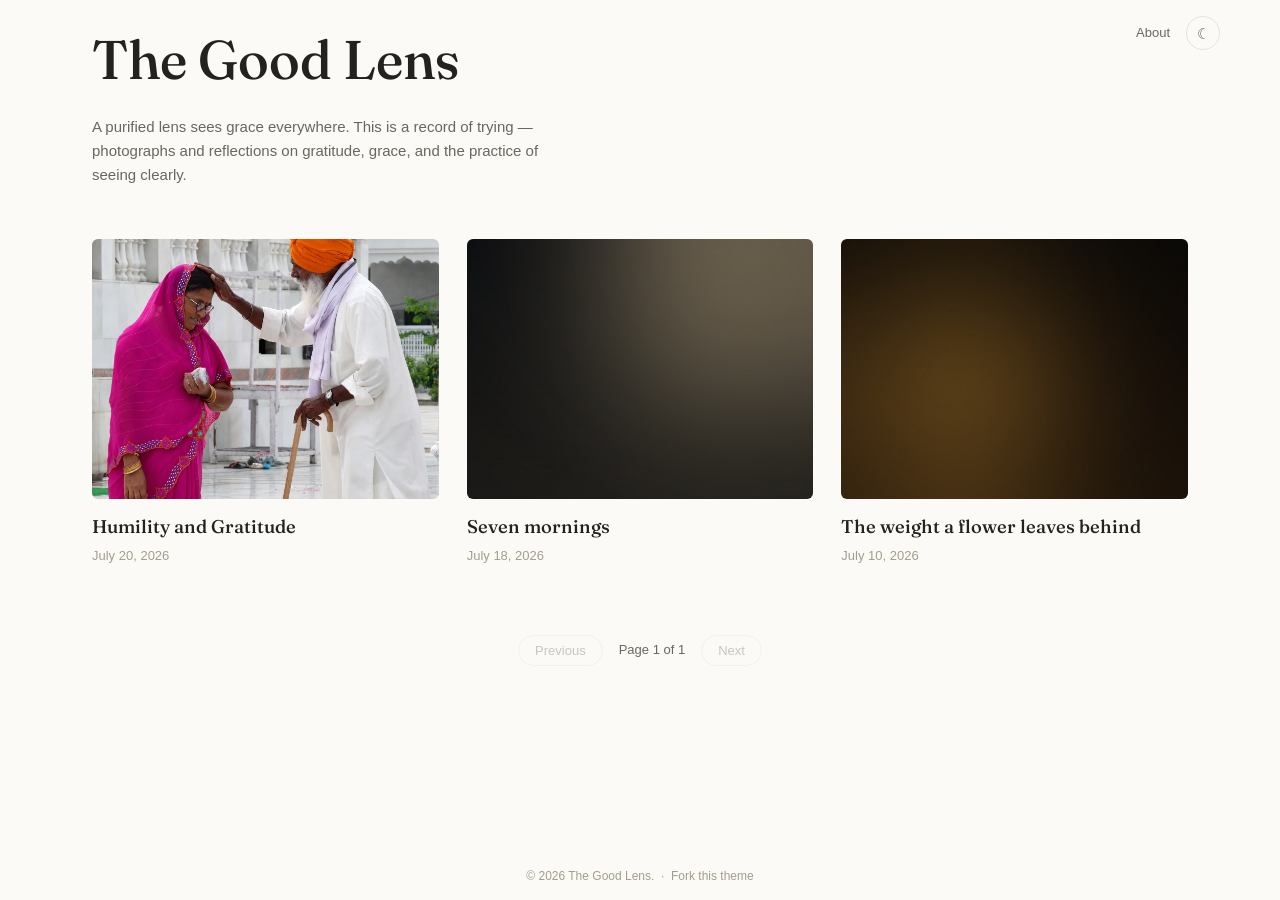
<file: index.html>
<!DOCTYPE html>
<html lang="en">
<head>
  <meta charset="UTF-8">
  <meta name="viewport" content="width=device-width, initial-scale=1.0">
  <title>The Good Lens</title>
  <meta name="description" content="Photographs and reflections on gratitude, grace, and seeing clearly.">

  <link rel="preconnect" href="https://fonts.googleapis.com">
  <link rel="preconnect" href="https://fonts.gstatic.com" crossorigin>
  <link href="https://fonts.googleapis.com/css2?family=Fraunces:ital,opsz,wght@0,9..144,400..600;1,9..144,400..500&family=Lora:ital,wght@0,400;0,500;1,400&display=swap" rel="stylesheet">

  <link rel="icon" type="image/svg+xml" href="assets/favicon.svg">
  <link rel="stylesheet" href="assets/css/main.css">
</head>
<body class="is-home">

  <!-- ===== Topbar (fixed) ===== -->
  <div class="topbar">
    <div class="topbar__inner">
      <a class="topbar__mark" href="index.html">The Good Lens</a>
      <div class="topbar__right">
        <a href="about.html">About</a>
        <button class="theme-toggle" id="theme-toggle" aria-label="Switch to dark mode"></button>
      </div>
    </div>
  </div>

  <!-- ===== Masthead ===== -->
  <div class="home-masthead">
    <h1>The Good Lens</h1>
    <!-- EDIT ME: suggested starting line, written from what you told me the
         name means to you — change it to whatever feels like your own words. -->
    <p>A purified lens sees grace everywhere. This is a record of trying — photographs and reflections on gratitude, grace, and the practice of seeing clearly.</p>
  </div>

  <!-- ===== Entry grid =====
       Populated automatically from assets/js/entries-data.js — add a new
       entry there (not here) and it'll appear on its own, newest first. -->
  <main class="entry-grid" id="entry-grid"></main>

  <!-- ===== Pagination ===== -->
  <div class="pagination">
    <button id="page-prev">Previous</button>
    <span id="page-label">Page 1 of 1</span>
    <button id="page-next">Next</button>
  </div>

  <!-- ===== Footer ===== -->
  <footer class="site">
    &copy; <span id="year"></span> The Good Lens. &nbsp;·&nbsp;
    <a href="https://github.com/thegoodlens/thegoodlens.github.io" target="_blank" rel="noopener">Fork this theme</a>
  </footer>

  <script>document.getElementById('year').textContent = new Date().getFullYear();</script>
  <script src="assets/js/entries-data.js"></script>
  <script src="assets/js/main.js"></script>
</body>
</html>
</file>
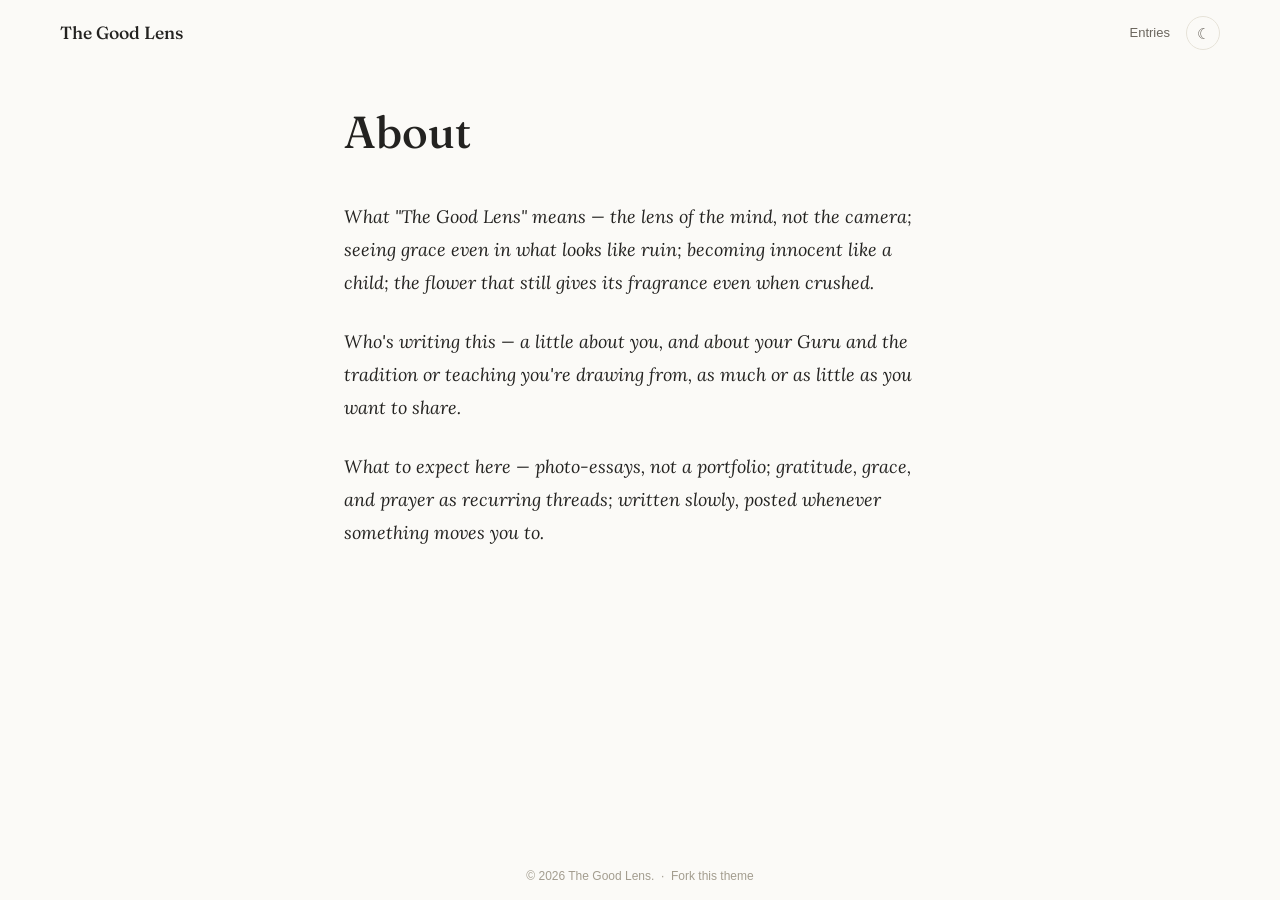
<file: about.html>
<!DOCTYPE html>
<html lang="en">
<head>
  <meta charset="UTF-8">
  <meta name="viewport" content="width=device-width, initial-scale=1.0">
  <title>About — The Good Lens</title>

  <link rel="preconnect" href="https://fonts.googleapis.com">
  <link rel="preconnect" href="https://fonts.gstatic.com" crossorigin>
  <link href="https://fonts.googleapis.com/css2?family=Fraunces:ital,opsz,wght@0,9..144,400..600;1,9..144,400..500&family=Lora:ital,wght@0,400;0,500;1,400&display=swap" rel="stylesheet">

  <link rel="icon" type="image/svg+xml" href="assets/favicon.svg">
  <link rel="stylesheet" href="assets/css/main.css">
</head>
<body>

  <div class="topbar">
    <div class="topbar__inner">
      <a class="topbar__mark" href="index.html">The Good Lens</a>
      <div class="topbar__right">
        <a href="index.html">Entries</a>
        <button class="theme-toggle" id="theme-toggle" aria-label="Switch to dark mode"></button>
      </div>
    </div>
  </div>

  <div class="page-masthead">
    <h1>About</h1>
  </div>

  <article class="about-body">
    <!-- EDIT: everything below is a placeholder structure — write it in your
         own words whenever you're ready. Delete any section you don't want. -->

    <p><em>What "The Good Lens" means — the lens of the mind, not the camera; seeing grace even in what looks like ruin; becoming innocent like a child; the flower that still gives its fragrance even when crushed.</em></p>

    <p><em>Who's writing this — a little about you, and about your Guru and the tradition or teaching you're drawing from, as much or as little as you want to share.</em></p>

    <p><em>What to expect here — photo-essays, not a portfolio; gratitude, grace, and prayer as recurring threads; written slowly, posted whenever something moves you to.</em></p>

  </article>

  <footer class="site">
    &copy; <span id="year"></span> The Good Lens. &nbsp;·&nbsp;
    <a href="https://github.com/thegoodlens/thegoodlens.github.io" target="_blank" rel="noopener">Fork this theme</a>
  </footer>

  <script>document.getElementById('year').textContent = new Date().getFullYear();</script>
  <script src="assets/js/main.js"></script>
</body>
</html>
</file>
<file: assets/css/main.css>
/* ================================
   The Good Lens
   ================================ */

:root {
  --paper: #fbfaf7;
  --ink: #232220;
  --ink-soft: #6b665e;
  --ink-faint: #a39d8f;
  --line: #e6e2d8;
  --accent: #b3811f;
  --accent-soft: #f3e8d2;

  --serif-display: "Fraunces", Georgia, serif;
  --serif-body: "Lora", Georgia, serif;
  --sans: -apple-system, BlinkMacSystemFont, "Segoe UI", sans-serif;
}

[data-theme="dark"] {
  --paper: #18170f;
  --ink: #ece7d9;
  --ink-soft: #a39d8c;
  --ink-faint: #6e6a5c;
  --line: #35322690;
  --accent: #dcae5a;
  --accent-soft: #362c17;
}

* { box-sizing: border-box; }

body {
  margin: 0;
  background: var(--paper);
  color: var(--ink);
  font-family: var(--serif-body);
  line-height: 1.6;
  -webkit-font-smoothing: antialiased;
  transition: background 0.25s ease, color 0.25s ease;
}

img { max-width: 100%; display: block; }
a { color: inherit; text-decoration: none; }
a.underline { border-bottom: 1px solid var(--ink-faint); }
a.underline:hover { color: var(--accent); border-color: var(--accent); }

.wrap {
  max-width: 700px;
  margin: 0 auto;
  padding: 0 24px;
}

/* ---------- Shared page chrome ---------- */

body { padding-bottom: 52px; }

/* Icon-only sun/moon theme toggle, used on every page */

.theme-toggle {
  background: none;
  border: 1px solid var(--line);
  border-radius: 50%;
  width: 34px;
  height: 34px;
  display: inline-flex;
  align-items: center;
  justify-content: center;
  font-size: 15px;
  line-height: 1;
  cursor: pointer;
  color: var(--ink-soft);
}

.theme-toggle:hover { border-color: var(--accent); color: var(--accent); }

/* ---------- Topbar — fixed/static, shared by every page ---------- */

.topbar {
  position: fixed;
  top: 0; left: 0; right: 0;
  z-index: 20;
  background: transparent;
  display: flex;
  align-items: center;
  justify-content: space-between;
  padding: 16px 32px;
  transition: background 0.3s ease;
}

.topbar.is-scrolled {
  background: var(--paper);
}

.topbar__inner {
  display: flex;
  align-items: center;
  justify-content: space-between;
  max-width: 1160px;
  margin: 0 auto;
  width: 100%;
}

.topbar__mark {
  font-family: var(--serif-display);
  font-weight: 500;
  font-size: 1.1rem;
  transition: opacity 0.3s ease, transform 0.3s ease, color 0.3s ease;
}

body.is-home .topbar__mark {
  opacity: 0;
  transform: translateY(-6px);
  pointer-events: none;
}

body.is-home .topbar.is-scrolled .topbar__mark {
  opacity: 1;
  transform: none;
  pointer-events: auto;
}

.topbar__mark:hover { color: var(--accent); }

.topbar__right {
  display: flex;
  align-items: center;
  gap: 16px;
  font-family: var(--sans);
  font-size: 13px;
}

.topbar__right > a { color: var(--ink-soft); transition: color 0.3s ease; }
.topbar__right > a:hover { color: var(--accent); }

/* Over a hero photo, pre-scroll: force white/translucent chrome for legibility.
   Once scrolled past the hero, revert to normal theme colors. */

body.has-hero .topbar:not(.is-scrolled) .topbar__right > a {
  color: rgba(255,255,255,0.88);
}
body.has-hero .topbar:not(.is-scrolled) .theme-toggle {
  color: #fff;
  border-color: rgba(255,255,255,0.4);
}

body.has-hero .topbar:not(.is-scrolled) .topbar__mark {
  color: #fff;
}

/* ---------- Homepage masthead ---------- */

.home-masthead {
  max-width: 1160px;
  margin: 0 auto;
  padding: 16px 32px 52px;
}

.home-masthead h1 {
  font-family: var(--serif-display);
  font-weight: 500;
  font-size: clamp(2.4rem, 6vw, 3.4rem);
  margin: 0 0 12px;
}

.home-masthead p {
  font-family: var(--sans);
  font-size: 15px;
  color: var(--ink-soft);
  max-width: 480px;
  line-height: 1.6;
  margin: 0;
}

/* ---------- Entry grid (image-forward cards) ---------- */

.entry-grid {
  display: grid;
  grid-template-columns: repeat(3, 1fr);
  gap: 32px 28px;
  max-width: 1160px;
  margin: 0 auto;
  padding: 0 32px 20px;
}

.entry-card { display: block; }
.entry-card.is-hidden { display: none; }

.entry-card__thumb {
   display: block;
  overflow: hidden;
  border-radius: 6px;
  margin-bottom: 16px;
}

.entry-card__thumb img {
  width: 100%;
  aspect-ratio: 4 / 3;
  object-fit: cover;
  display: block;
  transition: transform 0.4s ease;
}

.entry-card:hover .entry-card__thumb img { transform: scale(1.03); }

.entry-card__title {
  font-family: var(--serif-display);
  font-weight: 500;
  font-size: 1.15rem;
  line-height: 1.35;
  margin: 0 0 6px;
}

.entry-card__title a:hover { color: var(--accent); }

.entry-card__date {
  font-family: var(--sans);
  font-size: 13px;
  color: var(--ink-faint);
  margin: 0;
}

/* ---------- Pagination ---------- */

.pagination {
  display: flex;
  align-items: center;
  justify-content: center;
  gap: 16px;
  padding: 48px 24px 44px;
  font-family: var(--sans);
  font-size: 13px;
  color: var(--ink-soft);
}

.pagination button {
  background: none;
  border: 1px solid var(--line);
  border-radius: 100px;
  padding: 7px 16px;
  color: var(--ink-soft);
  cursor: pointer;
  font-family: inherit;
  font-size: inherit;
}

.pagination button:hover:not(:disabled) { border-color: var(--accent); color: var(--accent); }
.pagination button:disabled { opacity: 0.35; cursor: default; }

/* ---------- Reading progress bar ---------- */

.progress-bar {
  position: fixed;
  top: 0; left: 0;
  height: 3px;
  width: 0%;
  background: var(--accent);
  z-index: 30;
  transition: width 0.1s linear;
}

/* ---------- Entry hero banner ---------- */

.entry-hero {
  position: relative;
  height: 100vh;
  height: 100dvh;
  min-height: 480px;
  overflow: hidden;
  background: #111;
}

.entry-hero__img {
  position: absolute;
  inset: 0;
  width: 100%;
  height: 100%;
  object-fit: cover;
}

.entry-hero__scrim {
  position: absolute;
  inset: 0;
  background: linear-gradient(to top, rgba(0,0,0,0.78) 0%, rgba(0,0,0,0.25) 45%, rgba(0,0,0,0) 70%);
}

.entry-hero__content {
  position: absolute;
  left: 0; right: 0; bottom: 0;
  padding: 0 32px 100px;
  max-width: 900px;
}

.entry-hero__meta {
  font-family: var(--sans);
  font-size: 13px;
  color: rgba(255,255,255,0.85);
  margin: 0 0 14px;
}

.entry-hero__title {
  font-family: var(--serif-display);
  font-weight: 500;
  color: #fff;
  font-size: clamp(2.2rem, 6vw, 3.6rem);
  line-height: 1.1;
  margin: 0 0 16px;
}

.entry-hero__desc {
  font-family: var(--sans);
  font-size: 16px;
  color: rgba(255,255,255,0.85);
  max-width: 60ch;
  line-height: 1.6;
  margin: 0;
}

/* Quiet tag row, sits between the hero and the body copy */

.entry-tags {
  max-width: 700px;
  margin: 0 auto;
  padding: 22px 24px 0;
  display: flex;
  flex-wrap: wrap;
  gap: 8px;
  font-family: var(--sans);
  font-size: 12px;
  color: var(--ink-soft);
}

.entry-tags span {
  border: 1px solid var(--line);
  border-radius: 100px;
  padding: 3px 11px;
}

.entry-body {
  max-width: 700px;
  margin: 0 auto;
  padding: 28px 24px 60px;
  font-size: 18px;
}

.entry-body p {
  margin: 0 0 1.4em;
  line-height: 1.85;
}

.entry-body .opening-note {
  font-family: var(--sans);
  font-size: 15px;
  color: var(--ink-soft);
  font-style: italic;
  margin: 0 0 2em;
}

.entry-body blockquote {
  margin: 2em 0;
  padding-left: 22px;
  border-left: 2px solid var(--accent);
  font-style: italic;
  color: var(--ink-soft);
  font-size: 1.05em;
  line-height: 1.8;
}

/* Flowing-style inline photo */

.entry-body figure.inline-photo {
  margin: 2.2em 0;
}

.entry-body figure.inline-photo img {
  width: 100%;
  border-radius: 2px;
}

.entry-body figure.inline-photo figcaption {
  font-family: var(--sans);
  font-size: 13px;
  color: var(--ink-faint);
  font-style: italic;
  margin-top: 10px;
  text-align: center;
}

/* Numbered photo-moment style */

.moment {
  margin: 2.6em 0;
}

.moment__photo img {
  width: 100%;
  border-radius: 2px;
  margin-bottom: 12px;
}

.moment__caption {
  font-size: 17px;
  line-height: 1.75;
  color: var(--ink);
  margin: 0;
}

/* ---------- About page ---------- */

.page-masthead {
  max-width: 640px;
  margin: 0 auto;
  padding: 96px 24px 8px;
}

.page-masthead h1 {
  font-family: var(--serif-display);
  font-weight: 500;
  font-size: clamp(2rem, 5vw, 2.8rem);
  margin: 0;
}

.about-body {
  max-width: 640px;
  margin: 0 auto;
  padding: 24px 24px 100px;
  font-size: 18px;
}

.about-body p { line-height: 1.85; margin: 0 0 1.4em; }

/* ---------- "More to read" — related entries, end of each entry page ---------- */

.related-posts {
  max-width: 700px;
  margin: 0 auto;
  padding: 32px 24px 70px;
  border-top: 1px solid var(--line);
}

.related-posts__label {
  font-family: var(--sans);
  font-size: 11px;
  letter-spacing: 0.06em;
  text-transform: uppercase;
  color: var(--ink-faint);
  margin: 0 0 20px;
}

.related-posts__grid {
  display: flex;
  flex-wrap: wrap;
  gap: 24px;
}

.related-posts__grid .entry-card {
  flex: 0 1 190px;
}

.related-posts__grid .entry-card__title {
  font-size: 1rem;
}

/* ---------- Footer ---------- */

footer.site {
  position: fixed;
  bottom: 0; left: 0; right: 0;
  z-index: 15;
  background: var(--paper);
  padding: 14px 24px;
  text-align: center;
  font-family: var(--sans);
  font-size: 12px;
  color: var(--ink-faint);
}

footer.site a:hover { color: var(--accent); }

/* ---------- Responsive ---------- */

@media (max-width: 560px) {
  .entry-body { font-size: 17px; }
  .entry-hero { height: 62vh; height: 62dvh; min-height: 340px; }
  .related-posts__grid .entry-card { flex-basis: 140px; }
  .entry-grid { grid-template-columns: 1fr; gap: 28px; }
  .home-masthead { padding-top: 64px; padding-bottom: 36px; }
  /* ------- .page-masthead { padding-top: 64px; } ----*/
}

@media (min-width: 561px) and (max-width: 860px) {
  .entry-grid { grid-template-columns: repeat(2, 1fr); }
}
</file>
